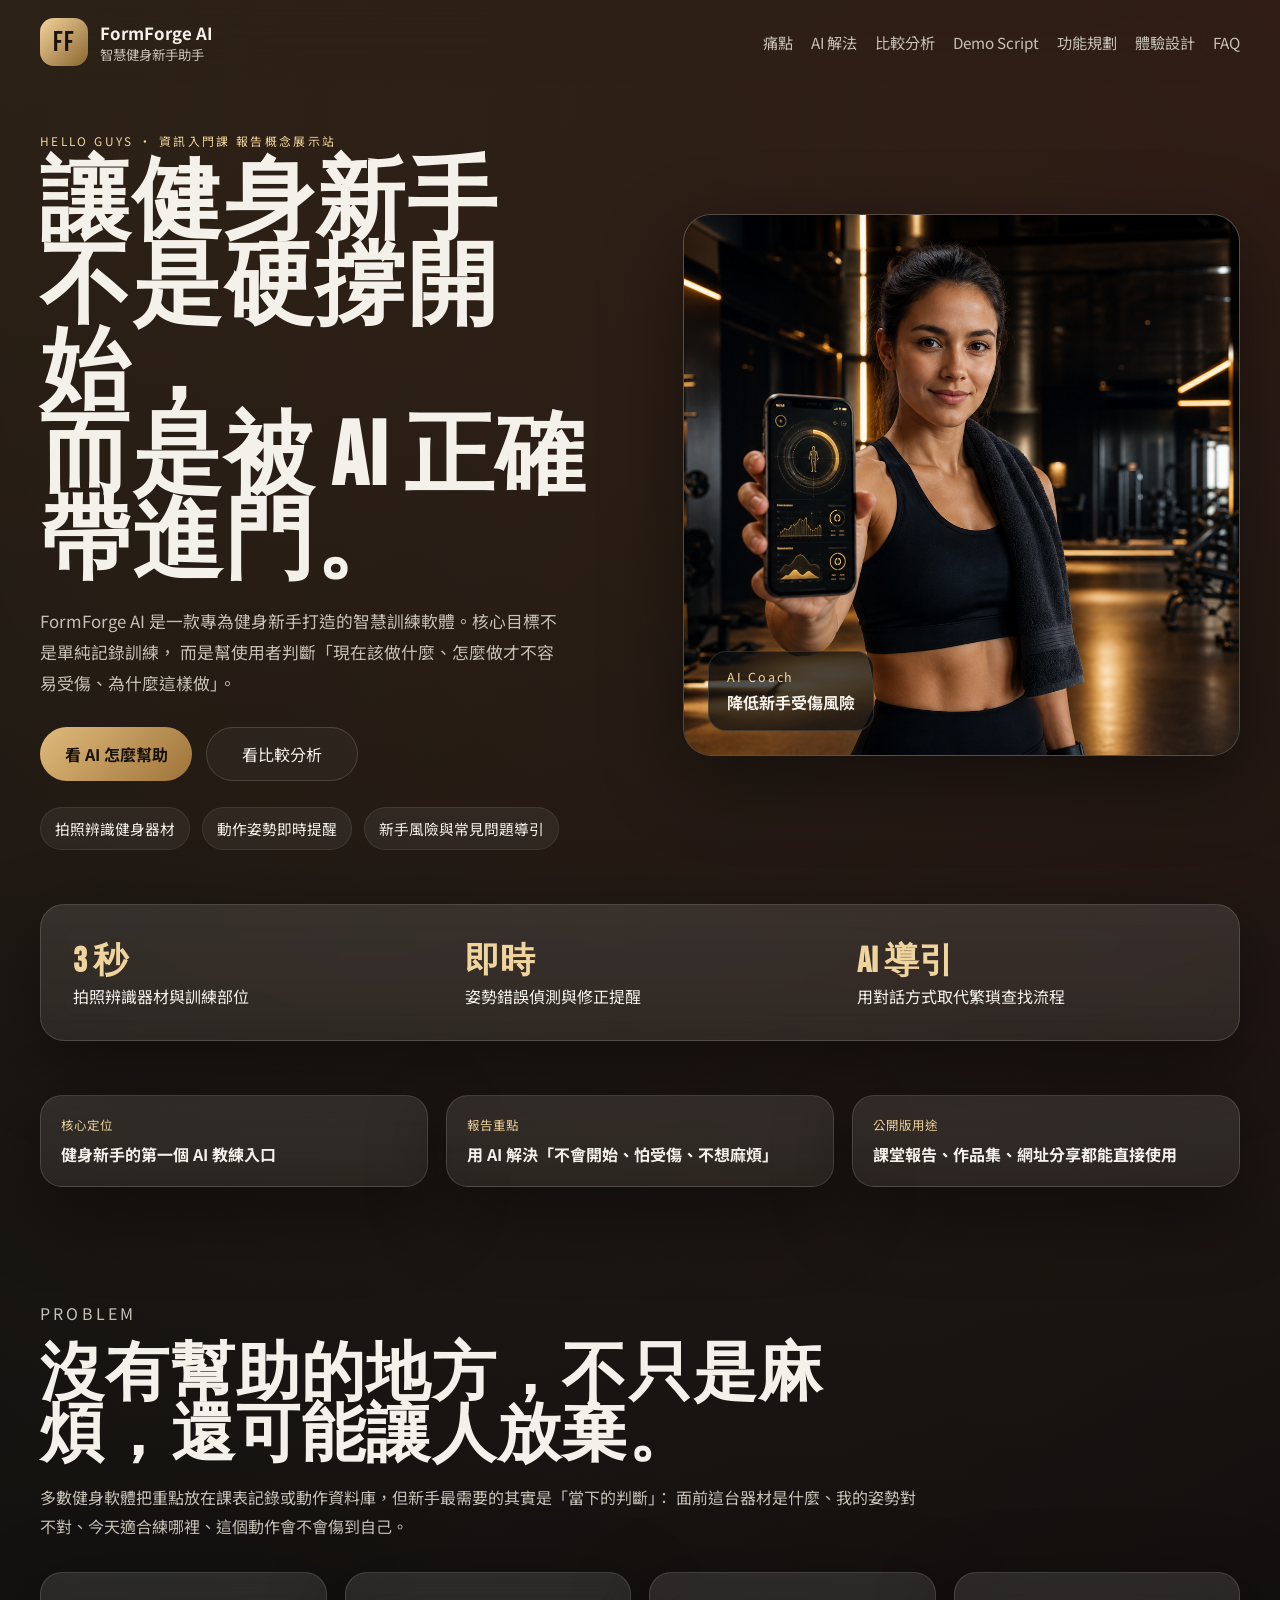
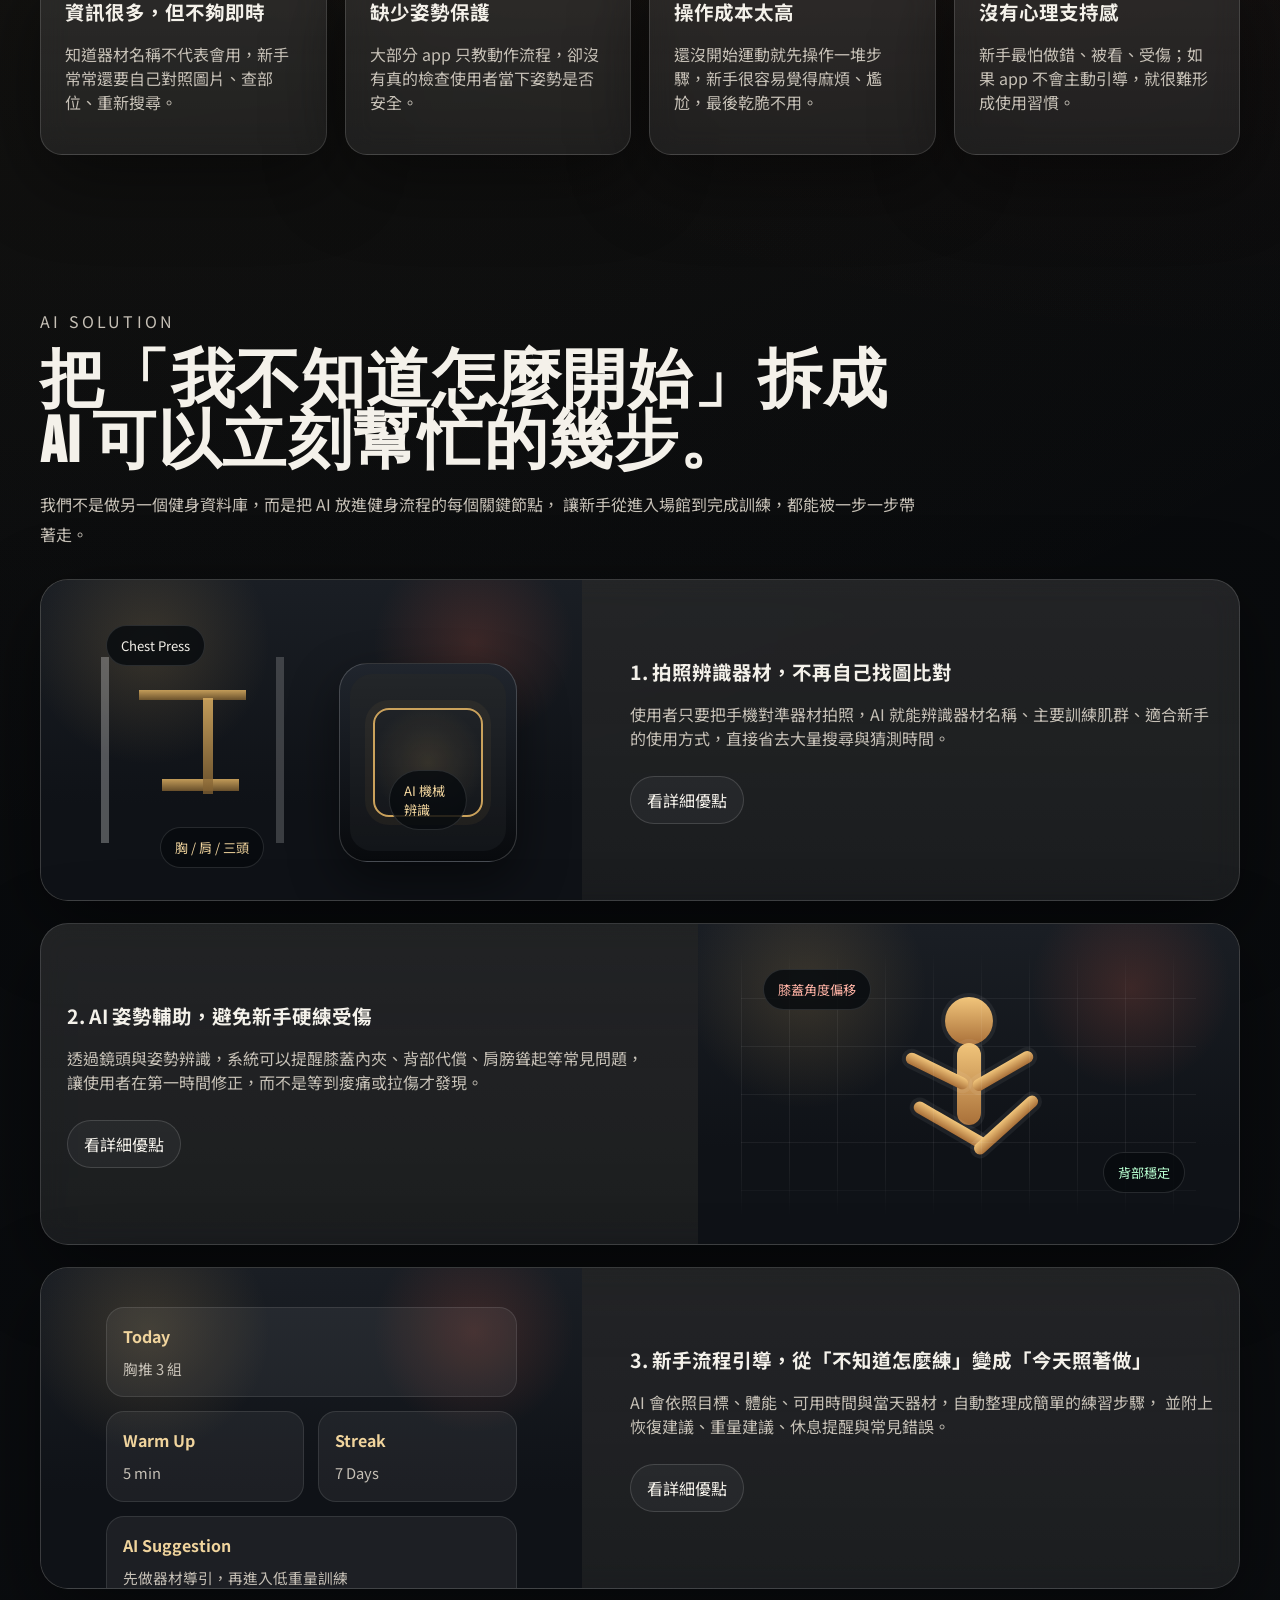
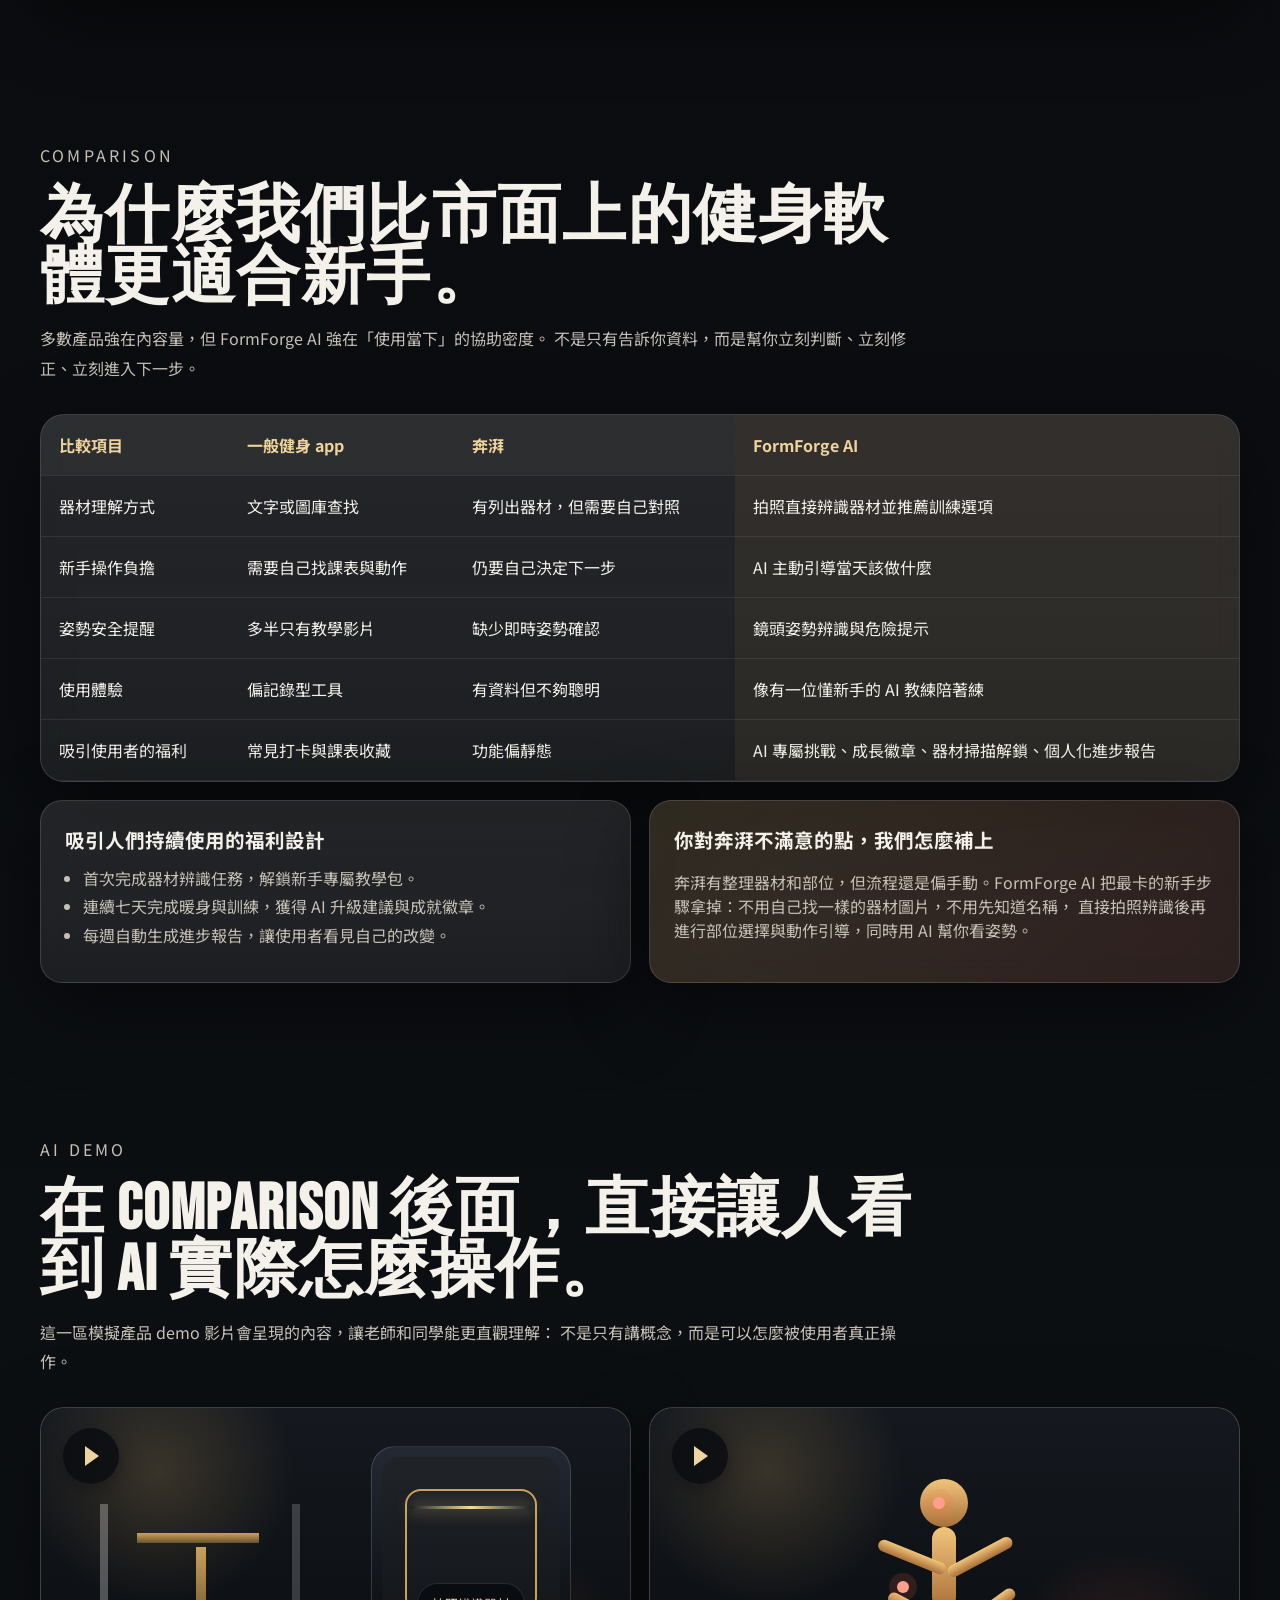
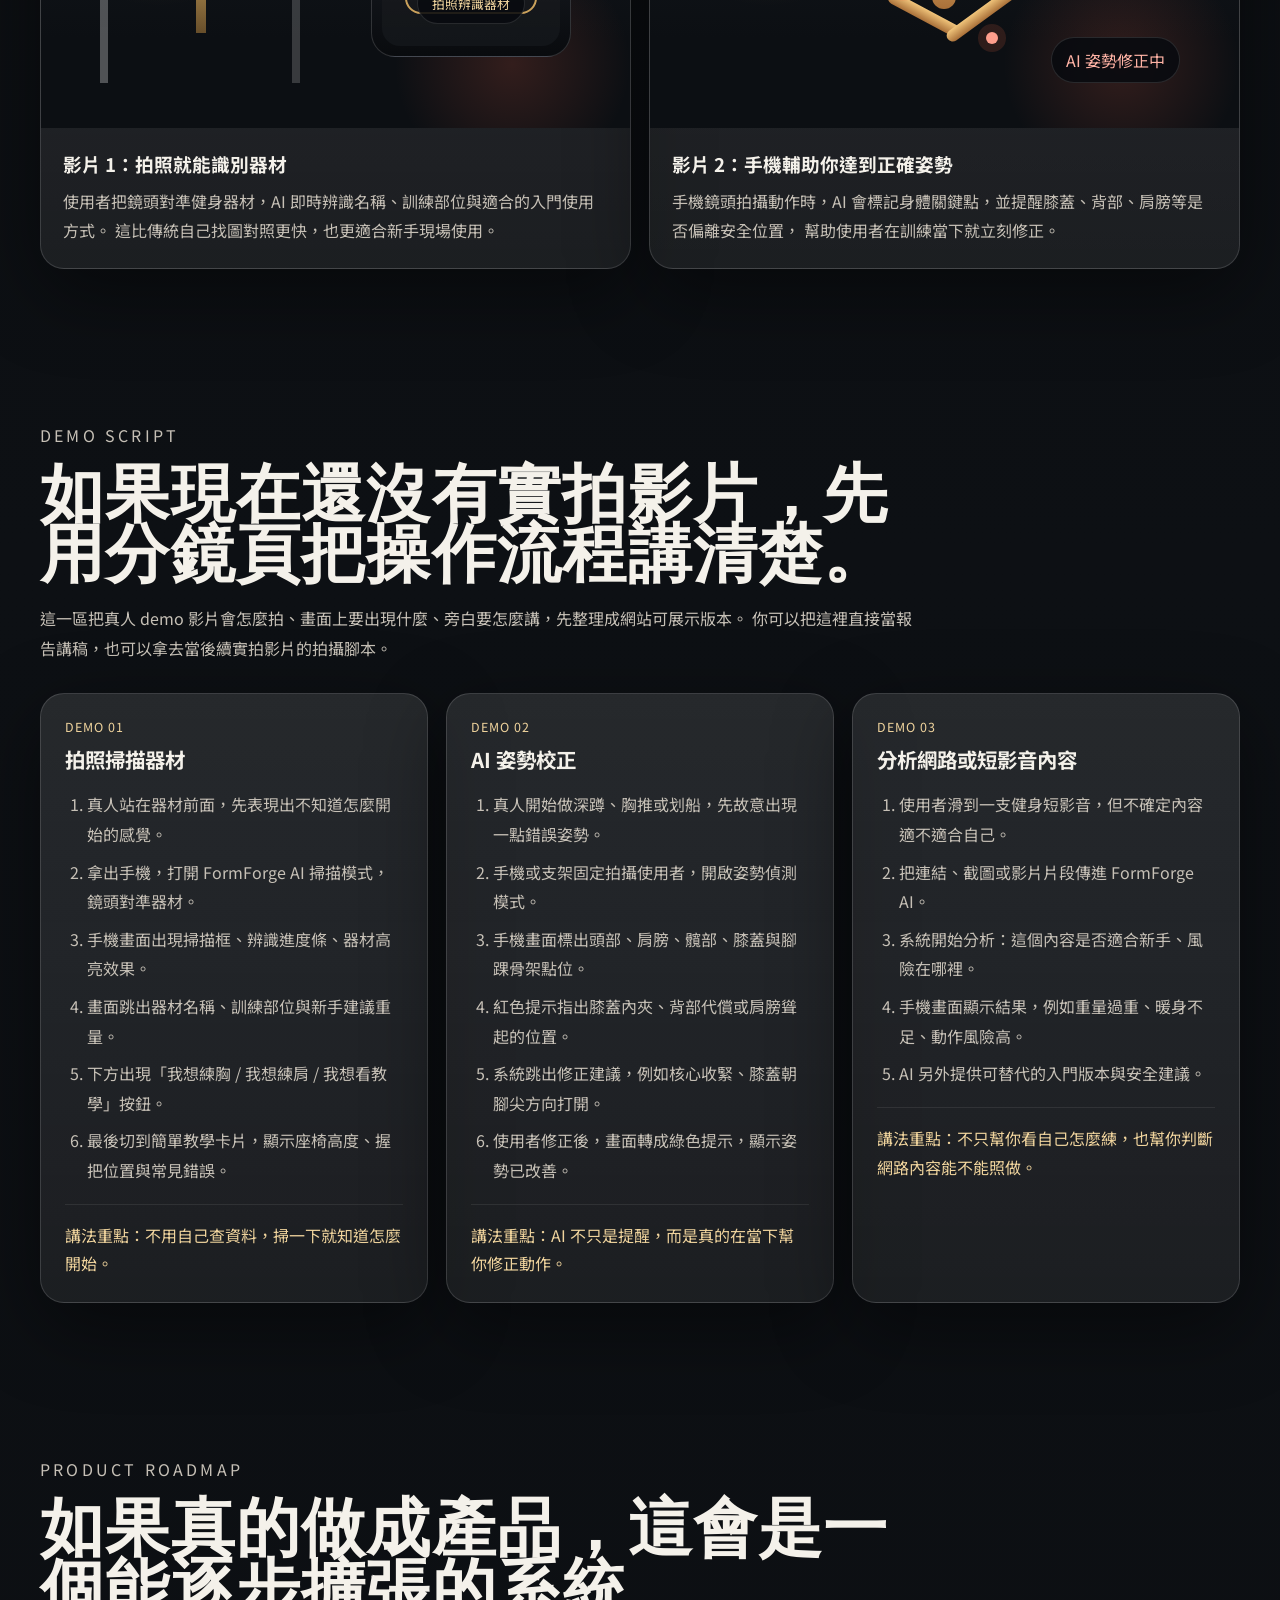
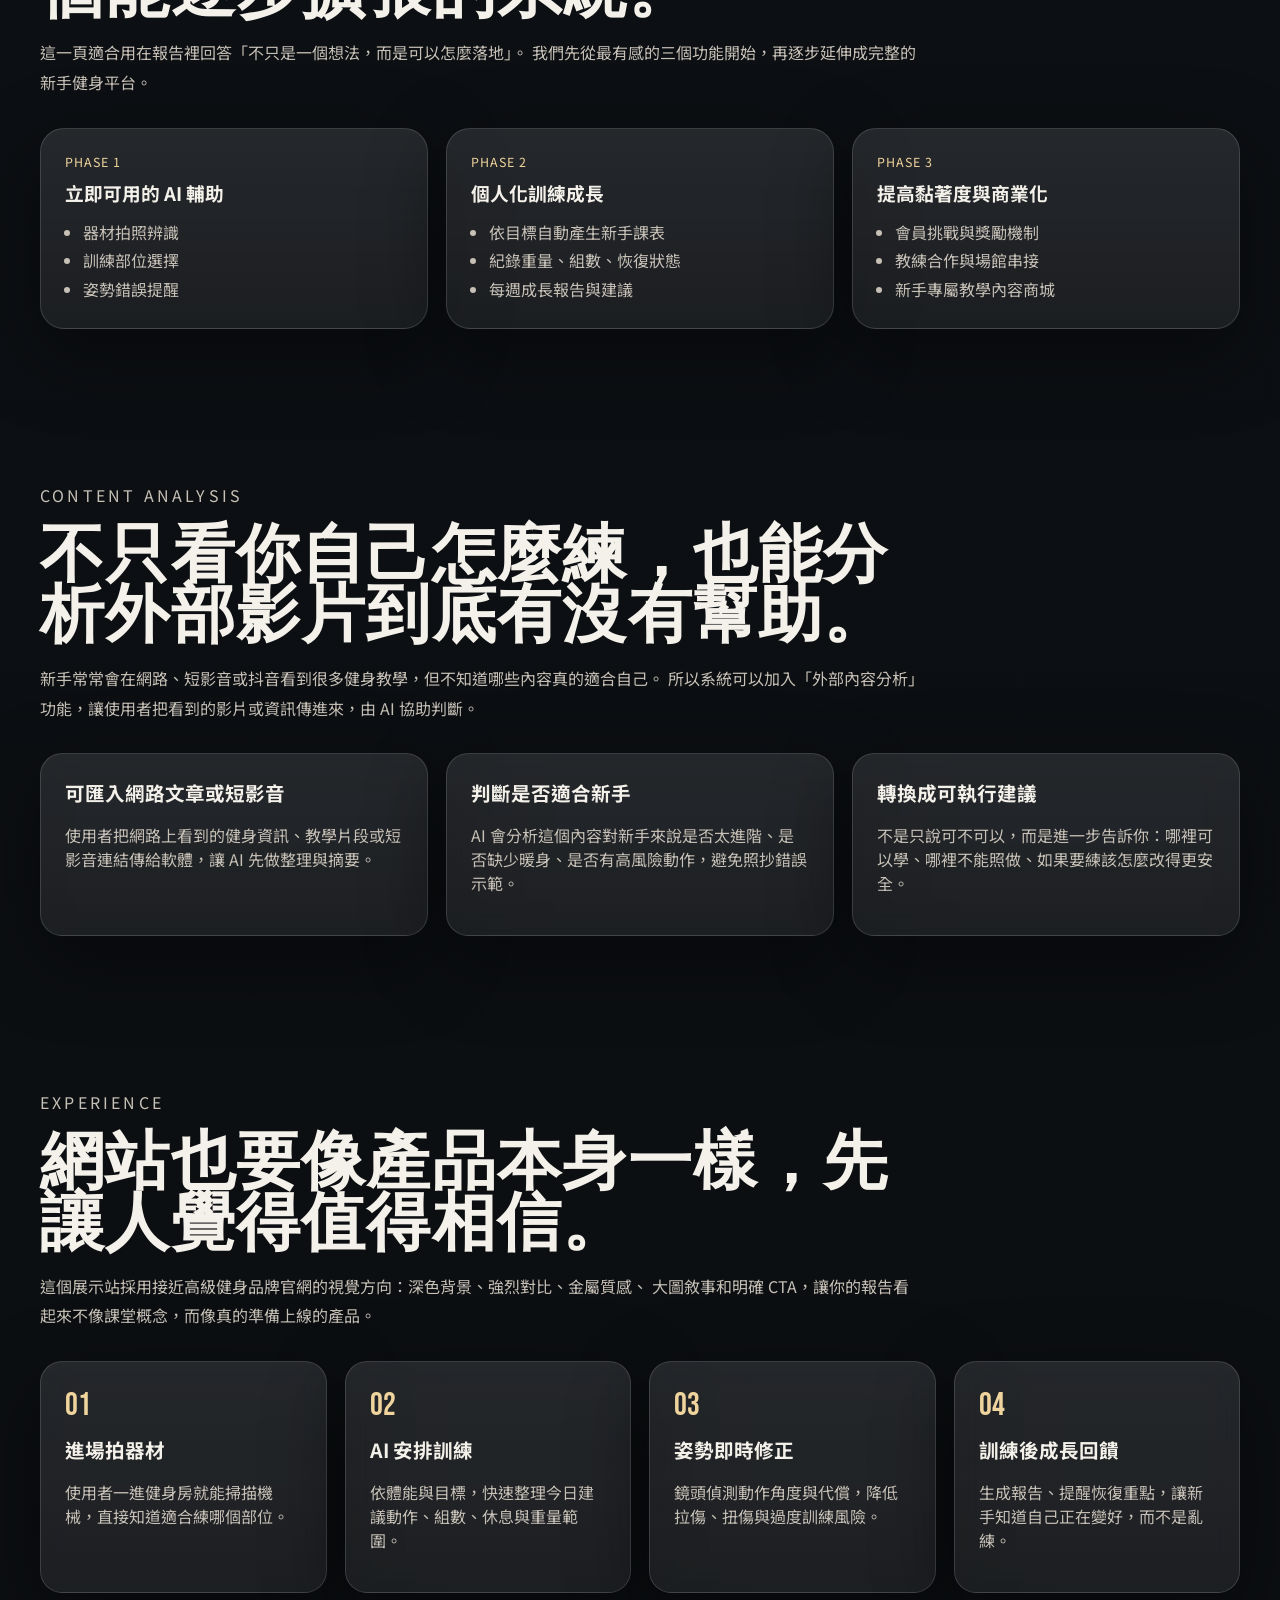
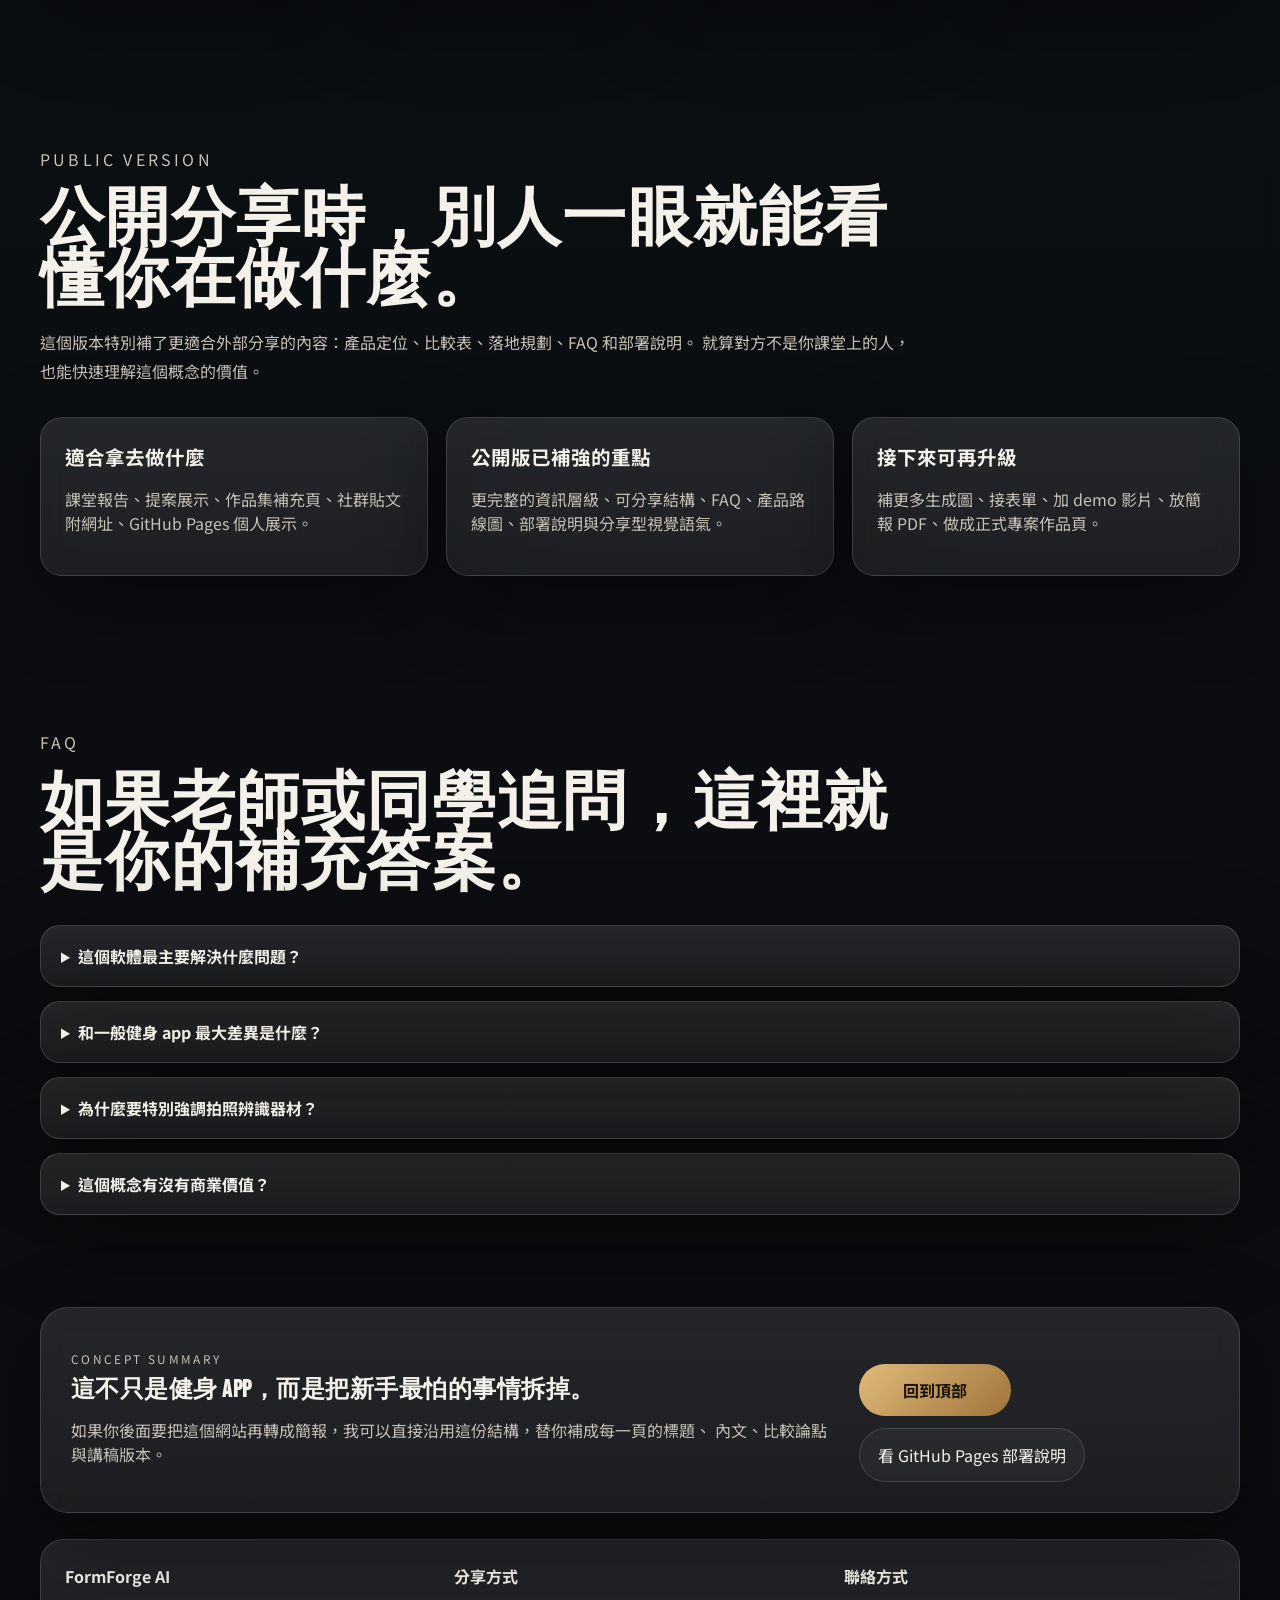
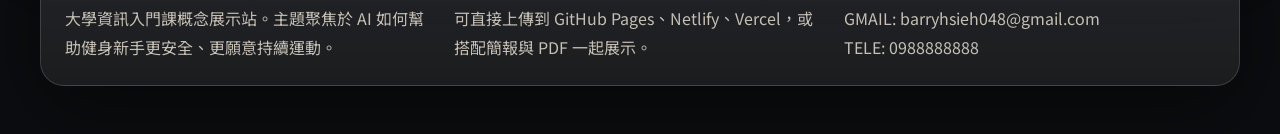
<file: index.html>
<!doctype html>
<html lang="zh-Hant">
  <head>
    <meta charset="UTF-8" />
    <meta name="viewport" content="width=device-width, initial-scale=1.0" />
    <title>FormForge AI | 健身新手也能安心開始</title>
    <meta
      name="description"
      content="FormForge AI 是一款面向健身新手的智慧訓練助手，結合器材辨識、姿勢校正、風險提醒與個人化引導，降低受傷風險並提升使用意願。"
    />
    <meta property="og:title" content="FormForge AI | 智慧健身新手助手" />
    <meta
      property="og:description"
      content="結合器材拍照辨識、姿勢校正、訓練導引與進步回饋，讓健身新手更安全、更願意持續使用。"
    />
    <meta property="og:type" content="website" />
    <meta property="og:image" content="./assets/hero-gym-ai.png" />
    <meta name="theme-color" content="#0b0d10" />
    <link rel="preconnect" href="https://fonts.googleapis.com" />
    <link rel="preconnect" href="https://fonts.gstatic.com" crossorigin />
    <link
      href="https://fonts.googleapis.com/css2?family=Bebas+Neue&family=Noto+Sans+TC:wght@400;500;700;900&display=swap"
      rel="stylesheet"
    />
    <link rel="stylesheet" href="./styles.css" />
  </head>
  <body>
    <div class="page-shell">
      <header class="site-header">
        <a class="brand" href="#top">
          <span class="brand-mark">FF</span>
          <span class="brand-text">
            <strong>FormForge AI</strong>
            <small>智慧健身新手助手</small>
          </span>
        </a>
        <nav class="nav">
          <a href="#problem">痛點</a>
          <a href="#solution">AI 解法</a>
          <a href="#compare">比較分析</a>
          <a href="#demo-script">Demo Script</a>
          <a href="#roadmap">功能規劃</a>
          <a href="#experience">體驗設計</a>
          <a href="#faq">FAQ</a>
        </nav>
      </header>

      <main id="top">
        <section class="hero">
          <div class="hero-copy">
            <p class="eyebrow">HELLO GUYS · 資訊入門課 報告概念展示站</p>
            <h1>讓健身新手<br />不是硬撐開始，<br />而是被 AI 正確帶進門。</h1>
            <p class="hero-text">
              FormForge AI
              是一款專為健身新手打造的智慧訓練軟體。核心目標不是單純記錄訓練，
              而是幫使用者判斷「現在該做什麼、怎麼做才不容易受傷、為什麼這樣做」。
            </p>
            <div class="hero-actions">
              <a class="button primary" href="#solution">看 AI 怎麼幫助</a>
              <a class="button ghost" href="#compare">看比較分析</a>
            </div>
            <ul class="hero-points">
              <li>拍照辨識健身器材</li>
              <li>動作姿勢即時提醒</li>
              <li>新手風險與常見問題導引</li>
            </ul>
          </div>
          <div class="hero-visual card-glow">
            <img src="./assets/hero-gym-ai.png" alt="高級健身房中的 AI 健身 app 視覺概念圖" />
            <div class="hero-badge">
              <span>AI Coach</span>
              <strong>降低新手受傷風險</strong>
            </div>
          </div>
        </section>

        <section class="stats-band">
          <article>
            <strong>3 秒</strong>
            <span>拍照辨識器材與訓練部位</span>
          </article>
          <article>
            <strong>即時</strong>
            <span>姿勢錯誤偵測與修正提醒</span>
          </article>
          <article>
            <strong>AI 導引</strong>
            <span>用對話方式取代繁瑣查找流程</span>
          </article>
        </section>

        <section class="pitch-strip">
          <article>
            <span>核心定位</span>
            <strong>健身新手的第一個 AI 教練入口</strong>
          </article>
          <article>
            <span>報告重點</span>
            <strong>用 AI 解決「不會開始、怕受傷、不想麻煩」</strong>
          </article>
          <article>
            <span>公開版用途</span>
            <strong>課堂報告、作品集、網址分享都能直接使用</strong>
          </article>
        </section>

        <section id="problem" class="content-section">
          <div class="section-heading">
            <p class="eyebrow">Problem</p>
            <h2>沒有幫助的地方，不只是麻煩，還可能讓人放棄。</h2>
            <p>
              多數健身軟體把重點放在課表記錄或動作資料庫，但新手最需要的其實是「當下的判斷」：
              面前這台器材是什麼、我的姿勢對不對、今天適合練哪裡、這個動作會不會傷到自己。
            </p>
          </div>
          <div class="problem-grid">
            <article class="glass-card">
              <h3>資訊很多，但不夠即時</h3>
              <p>知道器材名稱不代表會用，新手常常還要自己對照圖片、查部位、重新搜尋。</p>
            </article>
            <article class="glass-card">
              <h3>缺少姿勢保護</h3>
              <p>大部分 app 只教動作流程，卻沒有真的檢查使用者當下姿勢是否安全。</p>
            </article>
            <article class="glass-card">
              <h3>操作成本太高</h3>
              <p>還沒開始運動就先操作一堆步驟，新手很容易覺得麻煩、尷尬，最後乾脆不用。</p>
            </article>
            <article class="glass-card">
              <h3>沒有心理支持感</h3>
              <p>新手最怕做錯、被看、受傷；如果 app 不會主動引導，就很難形成使用習慣。</p>
            </article>
          </div>
        </section>

        <section id="solution" class="content-section split-layout">
          <div class="section-heading">
            <p class="eyebrow">AI Solution</p>
            <h2>把「我不知道怎麼開始」拆成 AI 可以立刻幫忙的幾步。</h2>
            <p>
              我們不是做另一個健身資料庫，而是把 AI 放進健身流程的每個關鍵節點，
              讓新手從進入場館到完成訓練，都能被一步一步帶著走。
            </p>
          </div>

          <div class="feature-stack">
            <article class="feature-card">
              <div class="feature-media">
                <div class="scene-illustration machine-scene" aria-label="使用手機拍照辨識健身器材的概念視覺">
                  <div class="machine-rig">
                    <span></span><span></span><span></span>
                  </div>
                  <div class="phone-shell">
                    <div class="phone-screen">
                      <div class="scan-box"></div>
                      <div class="scan-label">AI 機械辨識</div>
                    </div>
                  </div>
                  <div class="float-tag top">Chest Press</div>
                  <div class="float-tag bottom">胸 / 肩 / 三頭</div>
                </div>
              </div>
              <div class="feature-copy">
                <h3>1. 拍照辨識器材，不再自己找圖比對</h3>
                <p>
                  使用者只要把手機對準器材拍照，AI
                  就能辨識器材名稱、主要訓練肌群、適合新手的使用方式，直接省去大量搜尋與猜測時間。
                </p>
                <button class="detail-toggle" data-target="detail-machine">看詳細優點</button>
                <div id="detail-machine" class="detail-panel">
                  <ul>
                    <li>降低「找錯器材」或「不知道怎麼開始」的尷尬感。</li>
                    <li>辨識後可直接選擇今天要練胸、背、腿或手臂。</li>
                    <li>讓 app 從被動資料庫變成主動現場助手。</li>
                  </ul>
                </div>
              </div>
            </article>

            <article class="feature-card reverse">
              <div class="feature-media">
                <div class="scene-illustration posture-scene" aria-label="AI 即時輔助使用者校正健身姿勢的概念視覺">
                  <div class="human-figure">
                    <span class="head"></span>
                    <span class="body"></span>
                    <span class="arm left"></span>
                    <span class="arm right"></span>
                    <span class="leg left"></span>
                    <span class="leg right"></span>
                  </div>
                  <div class="alignment-grid"></div>
                  <div class="posture-chip warn">膝蓋角度偏移</div>
                  <div class="posture-chip ok">背部穩定</div>
                </div>
              </div>
              <div class="feature-copy">
                <h3>2. AI 姿勢輔助，避免新手硬練受傷</h3>
                <p>
                  透過鏡頭與姿勢辨識，系統可以提醒膝蓋內夾、背部代償、肩膀聳起等常見問題，
                  讓使用者在第一時間修正，而不是等到痠痛或拉傷才發現。
                </p>
                <button class="detail-toggle" data-target="detail-posture">看詳細優點</button>
                <div id="detail-posture" class="detail-panel">
                  <ul>
                    <li>適合深蹲、硬舉、划船、胸推等高風險新手動作。</li>
                    <li>用紅黃綠提示降低理解門檻，讓提醒更直觀。</li>
                    <li>把 AI 角色從搜尋工具升級成安全守門員。</li>
                  </ul>
                </div>
              </div>
            </article>

            <article class="feature-card">
              <div class="feature-media">
                <div class="scene-illustration plan-scene" aria-label="AI 健身 app 提供新手訓練流程與激勵介面的概念視覺">
                  <div class="dashboard">
                    <div class="metric large">
                      <strong>Today</strong>
                      <span>胸推 3 組</span>
                    </div>
                    <div class="metric"><strong>Warm Up</strong><span>5 min</span></div>
                    <div class="metric"><strong>Streak</strong><span>7 Days</span></div>
                    <div class="metric full"><strong>AI Suggestion</strong><span>先做器材導引，再進入低重量訓練</span></div>
                  </div>
                </div>
              </div>
              <div class="feature-copy">
                <h3>3. 新手流程引導，從「不知道怎麼練」變成「今天照著做」</h3>
                <p>
                  AI 會依照目標、體能、可用時間與當天器材，自動整理成簡單的練習步驟，
                  並附上恢復建議、重量建議、休息提醒與常見錯誤。
                </p>
                <button class="detail-toggle" data-target="detail-plan">看詳細優點</button>
                <div id="detail-plan" class="detail-panel">
                  <ul>
                    <li>降低新手「課表焦慮」與「我是不是練太多」的不安。</li>
                    <li>把抽象目標轉成今天可執行的任務。</li>
                    <li>搭配勳章、連續達成與回饋機制增加黏著度。</li>
                  </ul>
                </div>
              </div>
            </article>
          </div>
        </section>

        <section id="compare" class="content-section">
          <div class="section-heading">
            <p class="eyebrow">Comparison</p>
            <h2>為什麼我們比市面上的健身軟體更適合新手。</h2>
            <p>
              多數產品強在內容量，但 FormForge AI 強在「使用當下」的協助密度。
              不是只有告訴你資料，而是幫你立刻判斷、立刻修正、立刻進入下一步。
            </p>
          </div>

          <div class="table-wrap">
            <table>
              <thead>
                <tr>
                  <th>比較項目</th>
                  <th>一般健身 app</th>
                  <th>奔湃</th>
                  <th>FormForge AI</th>
                </tr>
              </thead>
              <tbody>
                <tr>
                  <td>器材理解方式</td>
                  <td>文字或圖庫查找</td>
                  <td>有列出器材，但需要自己對照</td>
                  <td>拍照直接辨識器材並推薦訓練選項</td>
                </tr>
                <tr>
                  <td>新手操作負擔</td>
                  <td>需要自己找課表與動作</td>
                  <td>仍要自己決定下一步</td>
                  <td>AI 主動引導當天該做什麼</td>
                </tr>
                <tr>
                  <td>姿勢安全提醒</td>
                  <td>多半只有教學影片</td>
                  <td>缺少即時姿勢確認</td>
                  <td>鏡頭姿勢辨識與危險提示</td>
                </tr>
                <tr>
                  <td>使用體驗</td>
                  <td>偏記錄型工具</td>
                  <td>有資料但不夠聰明</td>
                  <td>像有一位懂新手的 AI 教練陪著練</td>
                </tr>
                <tr>
                  <td>吸引使用者的福利</td>
                  <td>常見打卡與課表收藏</td>
                  <td>功能偏靜態</td>
                  <td>AI 專屬挑戰、成長徽章、器材掃描解鎖、個人化進步報告</td>
                </tr>
              </tbody>
            </table>
          </div>

          <div class="benefit-row">
            <article class="benefit-card">
              <h3>吸引人們持續使用的福利設計</h3>
              <ul>
                <li>首次完成器材辨識任務，解鎖新手專屬教學包。</li>
                <li>連續七天完成暖身與訓練，獲得 AI 升級建議與成就徽章。</li>
                <li>每週自動生成進步報告，讓使用者看見自己的改變。</li>
              </ul>
            </article>
            <article class="benefit-card accent">
              <h3>你對奔湃不滿意的點，我們怎麼補上</h3>
              <p>
                奔湃有整理器材和部位，但流程還是偏手動。FormForge AI
                把最卡的新手步驟拿掉：不用自己找一樣的器材圖片，不用先知道名稱，
                直接拍照辨識後再進行部位選擇與動作引導，同時用 AI 幫你看姿勢。
              </p>
            </article>
          </div>
        </section>

        <section id="demo-video" class="content-section">
          <div class="section-heading">
            <p class="eyebrow">AI Demo</p>
            <h2>在 Comparison 後面，直接讓人看到 AI 實際怎麼操作。</h2>
            <p>
              這一區模擬產品 demo 影片會呈現的內容，讓老師和同學能更直觀理解：
              不是只有講概念，而是可以怎麼被使用者真正操作。
            </p>
          </div>
          <div class="video-grid">
            <article class="video-card">
              <div class="video-stage machine-video">
                <div class="video-phone">
                  <div class="video-screen">
                    <div class="scan-frame"></div>
                    <div class="scan-line"></div>
                    <span class="video-chip">拍照辨識器材</span>
                  </div>
                </div>
                <div class="video-machine"></div>
                <button class="play-dot" type="button" aria-label="播放器材辨識展示"></button>
              </div>
              <div class="video-copy">
                <h3>影片 1：拍照就能識別器材</h3>
                <p>
                  使用者把鏡頭對準健身器材，AI 即時辨識名稱、訓練部位與適合的入門使用方式。
                  這比傳統自己找圖對照更快，也更適合新手現場使用。
                </p>
              </div>
            </article>
            <article class="video-card">
              <div class="video-stage posture-video">
                <div class="pose-avatar">
                  <span class="pose-head"></span>
                  <span class="pose-body"></span>
                  <span class="pose-arm left"></span>
                  <span class="pose-arm right"></span>
                  <span class="pose-leg left"></span>
                  <span class="pose-leg right"></span>
                </div>
                <div class="pose-marker m1"></div>
                <div class="pose-marker m2"></div>
                <div class="pose-marker m3"></div>
                <div class="pose-warning">AI 姿勢修正中</div>
                <button class="play-dot" type="button" aria-label="播放姿勢輔助展示"></button>
              </div>
              <div class="video-copy">
                <h3>影片 2：手機輔助你達到正確姿勢</h3>
                <p>
                  手機鏡頭拍攝動作時，AI 會標記身體關鍵點，並提醒膝蓋、背部、肩膀等是否偏離安全位置，
                  幫助使用者在訓練當下就立刻修正。
                </p>
              </div>
            </article>
          </div>
        </section>

        <section id="demo-script" class="content-section">
          <div class="section-heading">
            <p class="eyebrow">Demo Script</p>
            <h2>如果現在還沒有實拍影片，先用分鏡頁把操作流程講清楚。</h2>
            <p>
              這一區把真人 demo 影片會怎麼拍、畫面上要出現什麼、旁白要怎麼講，先整理成網站可展示版本。
              你可以把這裡直接當報告講稿，也可以拿去當後續實拍影片的拍攝腳本。
            </p>
          </div>
          <div class="script-grid">
            <article class="script-card">
              <div class="script-head">
                <span>Demo 01</span>
                <h3>拍照掃描器材</h3>
              </div>
              <ol class="script-steps">
                <li>真人站在器材前面，先表現出不知道怎麼開始的感覺。</li>
                <li>拿出手機，打開 FormForge AI 掃描模式，鏡頭對準器材。</li>
                <li>手機畫面出現掃描框、辨識進度條、器材高亮效果。</li>
                <li>畫面跳出器材名稱、訓練部位與新手建議重量。</li>
                <li>下方出現「我想練胸 / 我想練肩 / 我想看教學」按鈕。</li>
                <li>最後切到簡單教學卡片，顯示座椅高度、握把位置與常見錯誤。</li>
              </ol>
              <p class="script-note">講法重點：不用自己查資料，掃一下就知道怎麼開始。</p>
            </article>

            <article class="script-card">
              <div class="script-head">
                <span>Demo 02</span>
                <h3>AI 姿勢校正</h3>
              </div>
              <ol class="script-steps">
                <li>真人開始做深蹲、胸推或划船，先故意出現一點錯誤姿勢。</li>
                <li>手機或支架固定拍攝使用者，開啟姿勢偵測模式。</li>
                <li>手機畫面標出頭部、肩膀、髖部、膝蓋與腳踝骨架點位。</li>
                <li>紅色提示指出膝蓋內夾、背部代償或肩膀聳起的位置。</li>
                <li>系統跳出修正建議，例如核心收緊、膝蓋朝腳尖方向打開。</li>
                <li>使用者修正後，畫面轉成綠色提示，顯示姿勢已改善。</li>
              </ol>
              <p class="script-note">講法重點：AI 不只是提醒，而是真的在當下幫你修正動作。</p>
            </article>

            <article class="script-card">
              <div class="script-head">
                <span>Demo 03</span>
                <h3>分析網路或短影音內容</h3>
              </div>
              <ol class="script-steps">
                <li>使用者滑到一支健身短影音，但不確定內容適不適合自己。</li>
                <li>把連結、截圖或影片片段傳進 FormForge AI。</li>
                <li>系統開始分析：這個內容是否適合新手、風險在哪裡。</li>
                <li>手機畫面顯示結果，例如重量過重、暖身不足、動作風險高。</li>
                <li>AI 另外提供可替代的入門版本與安全建議。</li>
              </ol>
              <p class="script-note">講法重點：不只幫你看自己怎麼練，也幫你判斷網路內容能不能照做。</p>
            </article>
          </div>
        </section>

        <section id="roadmap" class="content-section">
          <div class="section-heading">
            <p class="eyebrow">Product Roadmap</p>
            <h2>如果真的做成產品，這會是一個能逐步擴張的系統。</h2>
            <p>
              這一頁適合用在報告裡回答「不只是一個想法，而是可以怎麼落地」。
              我們先從最有感的三個功能開始，再逐步延伸成完整的新手健身平台。
            </p>
          </div>
          <div class="roadmap-grid">
            <article class="roadmap-card">
              <span>Phase 1</span>
              <h3>立即可用的 AI 輔助</h3>
              <ul>
                <li>器材拍照辨識</li>
                <li>訓練部位選擇</li>
                <li>姿勢錯誤提醒</li>
              </ul>
            </article>
            <article class="roadmap-card">
              <span>Phase 2</span>
              <h3>個人化訓練成長</h3>
              <ul>
                <li>依目標自動產生新手課表</li>
                <li>紀錄重量、組數、恢復狀態</li>
                <li>每週成長報告與建議</li>
              </ul>
            </article>
            <article class="roadmap-card">
              <span>Phase 3</span>
              <h3>提高黏著度與商業化</h3>
              <ul>
                <li>會員挑戰與獎勵機制</li>
                <li>教練合作與場館串接</li>
                <li>新手專屬教學內容商城</li>
              </ul>
            </article>
          </div>
        </section>

        <section class="content-section">
          <div class="section-heading">
            <p class="eyebrow">Content Analysis</p>
            <h2>不只看你自己怎麼練，也能分析外部影片到底有沒有幫助。</h2>
            <p>
              新手常常會在網路、短影音或抖音看到很多健身教學，但不知道哪些內容真的適合自己。
              所以系統可以加入「外部內容分析」功能，讓使用者把看到的影片或資訊傳進來，由 AI 協助判斷。
            </p>
          </div>
          <div class="analysis-grid">
            <article class="glass-card">
              <h3>可匯入網路文章或短影音</h3>
              <p>使用者把網路上看到的健身資訊、教學片段或短影音連結傳給軟體，讓 AI 先做整理與摘要。</p>
            </article>
            <article class="glass-card">
              <h3>判斷是否適合新手</h3>
              <p>AI 會分析這個內容對新手來說是否太進階、是否缺少暖身、是否有高風險動作，避免照抄錯誤示範。</p>
            </article>
            <article class="glass-card">
              <h3>轉換成可執行建議</h3>
              <p>不是只說可不可以，而是進一步告訴你：哪裡可以學、哪裡不能照做、如果要練該怎麼改得更安全。</p>
            </article>
          </div>
        </section>

        <section id="experience" class="content-section">
          <div class="section-heading">
            <p class="eyebrow">Experience</p>
            <h2>網站也要像產品本身一樣，先讓人覺得值得相信。</h2>
            <p>
              這個展示站採用接近高級健身品牌官網的視覺方向：深色背景、強烈對比、金屬質感、
              大圖敘事和明確 CTA，讓你的報告看起來不像課堂概念，而像真的準備上線的產品。
            </p>
          </div>

          <div class="journey-grid">
            <article class="journey-card">
              <span>01</span>
              <h3>進場拍器材</h3>
              <p>使用者一進健身房就能掃描機械，直接知道適合練哪個部位。</p>
            </article>
            <article class="journey-card">
              <span>02</span>
              <h3>AI 安排訓練</h3>
              <p>依體能與目標，快速整理今日建議動作、組數、休息與重量範圍。</p>
            </article>
            <article class="journey-card">
              <span>03</span>
              <h3>姿勢即時修正</h3>
              <p>鏡頭偵測動作角度與代償，降低拉傷、扭傷與過度訓練風險。</p>
            </article>
            <article class="journey-card">
              <span>04</span>
              <h3>訓練後成長回饋</h3>
              <p>生成報告、提醒恢復重點，讓新手知道自己正在變好，而不是亂練。</p>
            </article>
          </div>
        </section>

        <section class="content-section">
          <div class="section-heading">
            <p class="eyebrow">Public Version</p>
            <h2>公開分享時，別人一眼就能看懂你在做什麼。</h2>
            <p>
              這個版本特別補了更適合外部分享的內容：產品定位、比較表、落地規劃、FAQ 和部署說明。
              就算對方不是你課堂上的人，也能快速理解這個概念的價值。
            </p>
          </div>
          <div class="public-grid">
            <article class="glass-card">
              <h3>適合拿去做什麼</h3>
              <p>課堂報告、提案展示、作品集補充頁、社群貼文附網址、GitHub Pages 個人展示。</p>
            </article>
            <article class="glass-card">
              <h3>公開版已補強的重點</h3>
              <p>更完整的資訊層級、可分享結構、FAQ、產品路線圖、部署說明與分享型視覺語氣。</p>
            </article>
            <article class="glass-card">
              <h3>接下來可再升級</h3>
              <p>補更多生成圖、接表單、加 demo 影片、放簡報 PDF、做成正式專案作品頁。</p>
            </article>
          </div>
        </section>

        <section id="faq" class="content-section">
          <div class="section-heading">
            <p class="eyebrow">FAQ</p>
            <h2>如果老師或同學追問，這裡就是你的補充答案。</h2>
          </div>
          <div class="faq-list">
            <details class="faq-item">
              <summary>這個軟體最主要解決什麼問題？</summary>
              <p>解決健身新手「不知道怎麼開始、怕做錯、怕受傷、嫌麻煩」的進場門檻。</p>
            </details>
            <details class="faq-item">
              <summary>和一般健身 app 最大差異是什麼？</summary>
              <p>不是只有提供資料，而是用 AI 直接參與現場判斷，像器材辨識、姿勢提醒、當日引導。</p>
            </details>
            <details class="faq-item">
              <summary>為什麼要特別強調拍照辨識器材？</summary>
              <p>因為新手往往不知道器材名字，也不想花時間自己比對圖片。拍照辨識能大幅降低使用門檻。</p>
            </details>
            <details class="faq-item">
              <summary>這個概念有沒有商業價值？</summary>
              <p>有。可結合會員制、教練合作、健身房場館、挑戰活動與高階個人化 AI 功能做營運。</p>
            </details>
          </div>
        </section>

        <section class="closing-banner">
          <div>
            <p class="eyebrow">Concept Summary</p>
            <h2>這不只是健身 app，而是把新手最怕的事情拆掉。</h2>
            <p>
              如果你後面要把這個網站再轉成簡報，我可以直接沿用這份結構，替你補成每一頁的標題、
              內文、比較論點與講稿版本。
            </p>
          </div>
          <div class="closing-actions">
            <a class="button primary" href="#top">回到頂部</a>
            <a class="button ghost" href="./README.md">看 GitHub Pages 部署說明</a>
          </div>
        </section>
      </main>

      <footer class="site-footer">
        <div>
          <strong>FormForge AI</strong>
          <p>大學資訊入門課概念展示站。主題聚焦於 AI 如何幫助健身新手更安全、更願意持續運動。</p>
        </div>
        <div>
          <strong>分享方式</strong>
          <p>可直接上傳到 GitHub Pages、Netlify、Vercel，或搭配簡報與 PDF 一起展示。</p>
        </div>
        <div>
          <strong>聯絡方式</strong>
          <p>GMAIL: barryhsieh048@gmail.com<br />TELE: 0988888888</p>
        </div>
      </footer>
    </div>

    <script src="./script.js"></script>
  </body>
</html>
</file>
<file: styles.css>
:root {
  --bg: #0b0d10;
  --bg-soft: #11151a;
  --panel: rgba(255, 255, 255, 0.06);
  --panel-strong: rgba(255, 255, 255, 0.1);
  --line: rgba(255, 255, 255, 0.14);
  --text: #f4f1ea;
  --muted: #c6c0b6;
  --gold: #d4a95f;
  --gold-soft: #f0d49d;
  --red: #ff694c;
  --shadow: 0 24px 80px rgba(0, 0, 0, 0.45);
}

* {
  box-sizing: border-box;
}

html {
  scroll-behavior: smooth;
}

body {
  margin: 0;
  font-family: "Noto Sans TC", sans-serif;
  color: var(--text);
  background:
    radial-gradient(circle at top left, rgba(212, 169, 95, 0.14), transparent 25%),
    radial-gradient(circle at top right, rgba(255, 105, 76, 0.12), transparent 20%),
    linear-gradient(180deg, #060708, #0d1014 55%, #0b0d10);
}

img {
  display: block;
  max-width: 100%;
}

a {
  color: inherit;
  text-decoration: none;
}

.page-shell {
  width: min(1200px, calc(100% - 32px));
  margin: 0 auto;
  padding-bottom: 48px;
}

.site-header {
  position: sticky;
  top: 0;
  z-index: 20;
  display: flex;
  align-items: center;
  justify-content: space-between;
  gap: 20px;
  padding: 18px 0;
  backdrop-filter: blur(18px);
}

.brand {
  display: inline-flex;
  align-items: center;
  gap: 12px;
}

.brand-mark {
  width: 48px;
  height: 48px;
  display: grid;
  place-items: center;
  border-radius: 14px;
  background: linear-gradient(135deg, #f4d39d, #8a6630);
  color: #19130b;
  font-family: "Bebas Neue", sans-serif;
  font-size: 28px;
  letter-spacing: 1px;
}

.brand-text {
  display: flex;
  flex-direction: column;
}

.brand-text strong {
  font-size: 1.05rem;
}

.brand-text small,
.nav a,
.hero-text,
.section-heading p,
.glass-card p,
.feature-copy p,
.benefit-card p,
.journey-card p,
.closing-banner p {
  color: var(--muted);
}

.nav {
  display: flex;
  gap: 18px;
  font-size: 0.95rem;
}

.nav a:hover,
.nav a:focus-visible {
  color: var(--gold-soft);
}

.hero {
  display: grid;
  grid-template-columns: 1.05fr 0.95fr;
  gap: 28px;
  align-items: center;
  min-height: 86vh;
  padding: 36px 0 48px;
}

.eyebrow {
  text-transform: uppercase;
  letter-spacing: 0.2em;
  font-size: 0.74rem;
  color: var(--gold-soft);
}

.hero h1,
.section-heading h2,
.closing-banner h2 {
  font-family: "Bebas Neue", sans-serif;
  line-height: 0.95;
  letter-spacing: 0.02em;
  margin: 0;
}

.hero h1 {
  font-size: clamp(3.8rem, 7vw, 7.2rem);
  margin: 8px 0 20px;
}

.hero-text {
  font-size: 1.05rem;
  line-height: 1.85;
  max-width: 58ch;
}

.hero-actions {
  display: flex;
  flex-wrap: wrap;
  gap: 14px;
  margin: 28px 0 26px;
}

.button {
  display: inline-flex;
  align-items: center;
  justify-content: center;
  min-width: 152px;
  padding: 14px 18px;
  border-radius: 999px;
  border: 1px solid var(--line);
  transition: transform 0.2s ease, border-color 0.2s ease, background 0.2s ease;
}

.button:hover,
.button:focus-visible,
.detail-toggle:hover,
.detail-toggle:focus-visible {
  transform: translateY(-2px);
}

.button.primary {
  background: linear-gradient(135deg, #e0bb7b, #9f7339);
  color: #16110a;
  font-weight: 700;
  border: none;
}

.button.ghost,
.detail-toggle {
  background: rgba(255, 255, 255, 0.04);
  color: var(--text);
}

.hero-points {
  display: flex;
  flex-wrap: wrap;
  gap: 12px;
  list-style: none;
  padding: 0;
  margin: 0;
}

.hero-points li {
  padding: 10px 14px;
  border-radius: 999px;
  background: rgba(255, 255, 255, 0.06);
  border: 1px solid rgba(255, 255, 255, 0.08);
  font-size: 0.92rem;
}

.hero-visual,
.glass-card,
.feature-card,
.benefit-card,
.journey-card,
.closing-banner,
.stats-band,
.table-wrap {
  box-shadow: var(--shadow);
}

.card-glow,
.glass-card,
.feature-card,
.benefit-card,
.journey-card,
.closing-banner,
.table-wrap,
.stats-band {
  border: 1px solid var(--line);
  background:
    linear-gradient(180deg, rgba(255, 255, 255, 0.08), rgba(255, 255, 255, 0.04)),
    rgba(255, 255, 255, 0.03);
  backdrop-filter: blur(14px);
}

.hero-visual {
  position: relative;
  overflow: hidden;
  border-radius: 28px;
}

.hero-visual img {
  width: 100%;
  min-height: 540px;
  object-fit: cover;
}

.hero-badge {
  position: absolute;
  left: 24px;
  bottom: 24px;
  padding: 16px 18px;
  border-radius: 18px;
  background: rgba(11, 13, 16, 0.72);
  border: 1px solid rgba(255, 255, 255, 0.12);
}

.hero-badge span {
  display: block;
  font-size: 0.78rem;
  color: var(--gold-soft);
  letter-spacing: 0.15em;
  margin-bottom: 4px;
}

.stats-band {
  display: grid;
  grid-template-columns: repeat(3, 1fr);
  gap: 18px;
  margin: 6px 0 54px;
  border-radius: 24px;
  padding: 20px;
}

.pitch-strip {
  display: grid;
  grid-template-columns: repeat(3, 1fr);
  gap: 18px;
  margin: 0 0 28px;
}

.pitch-strip article,
.roadmap-card,
.faq-item,
.site-footer {
  border: 1px solid var(--line);
  background:
    linear-gradient(180deg, rgba(255, 255, 255, 0.08), rgba(255, 255, 255, 0.03)),
    rgba(255, 255, 255, 0.03);
  box-shadow: var(--shadow);
}

.pitch-strip article {
  border-radius: 22px;
  padding: 20px;
}

.pitch-strip span,
.roadmap-card span {
  display: block;
  color: var(--gold-soft);
  margin-bottom: 8px;
  letter-spacing: 0.08em;
  text-transform: uppercase;
  font-size: 0.78rem;
}

.pitch-strip strong {
  line-height: 1.5;
}

.stats-band article {
  padding: 12px;
}

.stats-band strong {
  display: block;
  font-family: "Bebas Neue", sans-serif;
  font-size: 2.2rem;
  color: var(--gold-soft);
}

.content-section {
  padding: 68px 0;
}

.section-heading {
  max-width: 880px;
  margin-bottom: 30px;
}

.section-heading h2 {
  font-size: clamp(2.5rem, 5vw, 4.4rem);
  margin-bottom: 12px;
}

.section-heading p {
  line-height: 1.85;
  font-size: 1rem;
}

.problem-grid,
.journey-grid,
.benefit-row,
.roadmap-grid,
.public-grid,
.video-grid,
.analysis-grid,
.script-grid {
  display: grid;
  gap: 18px;
}

.problem-grid {
  grid-template-columns: repeat(4, 1fr);
}

.glass-card,
.journey-card,
.benefit-card {
  border-radius: 22px;
  padding: 24px;
}

.glass-card h3,
.benefit-card h3,
.journey-card h3,
.feature-copy h3 {
  margin: 0 0 10px;
  font-size: 1.22rem;
}

.feature-stack {
  display: grid;
  gap: 22px;
}

.feature-card {
  display: grid;
  grid-template-columns: 0.92fr 1.08fr;
  gap: 22px;
  border-radius: 28px;
  overflow: hidden;
}

.feature-card.reverse {
  grid-template-columns: 1.08fr 0.92fr;
}

.feature-card.reverse .feature-media {
  order: 2;
}

.feature-card.reverse .feature-copy {
  order: 1;
}

.feature-media img {
  width: 100%;
  height: 100%;
  min-height: 320px;
  object-fit: cover;
}

.scene-illustration {
  position: relative;
  min-height: 320px;
  height: 100%;
  overflow: hidden;
  background:
    radial-gradient(circle at 20% 20%, rgba(212, 169, 95, 0.18), transparent 24%),
    radial-gradient(circle at 80% 20%, rgba(255, 105, 76, 0.16), transparent 20%),
    linear-gradient(180deg, #1a1e24, #0f1217 70%);
}

.machine-rig {
  position: absolute;
  left: 11%;
  bottom: 18%;
  width: 34%;
  height: 58%;
  border-left: 8px solid rgba(255, 255, 255, 0.28);
  border-right: 8px solid rgba(255, 255, 255, 0.18);
}

.machine-rig span {
  position: absolute;
  display: block;
  background: linear-gradient(180deg, rgba(212, 169, 95, 0.9), rgba(126, 94, 48, 0.8));
}

.machine-rig span:nth-child(1) {
  left: 18%;
  top: 18%;
  width: 64%;
  height: 10px;
}

.machine-rig span:nth-child(2) {
  left: 32%;
  bottom: 28%;
  width: 46%;
  height: 12px;
}

.machine-rig span:nth-child(3) {
  left: 56%;
  top: 22%;
  width: 10px;
  height: 52%;
}

.phone-shell {
  position: absolute;
  right: 12%;
  bottom: 12%;
  width: 33%;
  height: 62%;
  border-radius: 28px;
  padding: 10px;
  background: linear-gradient(180deg, #20252d, #080a0d);
  border: 1px solid rgba(255, 255, 255, 0.18);
  box-shadow: 0 20px 50px rgba(0, 0, 0, 0.45);
}

.phone-screen {
  position: relative;
  width: 100%;
  height: 100%;
  border-radius: 22px;
  overflow: hidden;
  background:
    linear-gradient(180deg, rgba(255, 255, 255, 0.09), rgba(255, 255, 255, 0.02)),
    radial-gradient(circle at 50% 50%, rgba(212, 169, 95, 0.14), transparent 48%),
    #0d1014;
}

.scan-box {
  position: absolute;
  inset: 19% 15%;
  border: 2px solid rgba(212, 169, 95, 0.95);
  border-radius: 16px;
  box-shadow: 0 0 0 8px rgba(212, 169, 95, 0.06);
}

.scan-label,
.float-tag,
.posture-chip {
  position: absolute;
  padding: 10px 14px;
  border-radius: 999px;
  background: rgba(8, 11, 15, 0.84);
  border: 1px solid rgba(255, 255, 255, 0.12);
  font-size: 0.82rem;
}

.scan-label {
  left: 50%;
  bottom: 12%;
  transform: translateX(-50%);
  color: var(--gold-soft);
}

.float-tag.top {
  left: 12%;
  top: 14%;
}

.float-tag.bottom {
  left: 22%;
  bottom: 10%;
  color: var(--gold-soft);
}

.alignment-grid {
  position: absolute;
  inset: 8%;
  background-image:
    linear-gradient(rgba(255, 255, 255, 0.06) 1px, transparent 1px),
    linear-gradient(90deg, rgba(255, 255, 255, 0.06) 1px, transparent 1px);
  background-size: 48px 48px;
  mask-image: linear-gradient(180deg, transparent, black 20%, black 80%, transparent);
}

.human-figure {
  position: absolute;
  left: 50%;
  top: 54%;
  width: 180px;
  height: 220px;
  transform: translate(-50%, -50%);
}

.human-figure span {
  position: absolute;
  display: block;
  background: linear-gradient(180deg, #f1c57b, #a97039);
  box-shadow: 0 0 0 4px rgba(255, 255, 255, 0.06);
}

.human-figure .head {
  left: 66px;
  top: 10px;
  width: 48px;
  height: 48px;
  border-radius: 50%;
}

.human-figure .body {
  left: 78px;
  top: 56px;
  width: 24px;
  height: 82px;
  border-radius: 18px;
}

.human-figure .arm {
  top: 78px;
  width: 68px;
  height: 12px;
  border-radius: 18px;
}

.human-figure .arm.left {
  left: 24px;
  transform: rotate(26deg);
}

.human-figure .arm.right {
  left: 90px;
  transform: rotate(-30deg);
}

.human-figure .leg {
  top: 132px;
  width: 82px;
  height: 12px;
  border-radius: 18px;
}

.human-figure .leg.left {
  left: 30px;
  transform: rotate(30deg);
}

.human-figure .leg.right {
  left: 86px;
  transform: rotate(-42deg);
}

.posture-chip.warn {
  left: 12%;
  top: 14%;
  color: #ffb3a5;
}

.posture-chip.ok {
  right: 10%;
  bottom: 16%;
  color: #b8ffd1;
}

.dashboard {
  position: absolute;
  inset: 12%;
  display: grid;
  grid-template-columns: 1fr 1fr;
  gap: 14px;
}

.metric {
  padding: 16px;
  border-radius: 18px;
  background: rgba(255, 255, 255, 0.06);
  border: 1px solid rgba(255, 255, 255, 0.1);
}

.metric strong {
  display: block;
  color: var(--gold-soft);
  margin-bottom: 8px;
}

.metric span {
  color: var(--muted);
  line-height: 1.6;
  font-size: 0.92rem;
}

.metric.large,
.metric.full {
  grid-column: 1 / -1;
}

.feature-copy {
  padding: 26px;
  align-self: center;
}

.detail-toggle {
  margin-top: 10px;
  border: 1px solid var(--line);
  border-radius: 999px;
  padding: 11px 16px;
  font: inherit;
  cursor: pointer;
}

.detail-panel {
  max-height: 0;
  overflow: hidden;
  transition: max-height 0.25s ease;
}

.detail-panel.open {
  max-height: 240px;
}

.detail-panel ul {
  margin: 14px 0 0;
  padding-left: 18px;
  color: var(--muted);
  line-height: 1.8;
}

.table-wrap {
  border-radius: 24px;
  overflow: auto;
}

table {
  width: 100%;
  border-collapse: collapse;
  min-width: 760px;
}

th,
td {
  padding: 18px;
  text-align: left;
  border-bottom: 1px solid rgba(255, 255, 255, 0.08);
  vertical-align: top;
}

th {
  color: var(--gold-soft);
  background: rgba(255, 255, 255, 0.04);
}

td:last-child,
th:last-child {
  background: rgba(212, 169, 95, 0.08);
}

.benefit-row {
  margin-top: 18px;
  grid-template-columns: 1fr 1fr;
}

.video-grid {
  grid-template-columns: 1fr 1fr;
}

.video-card {
  border-radius: 24px;
  overflow: hidden;
  border: 1px solid var(--line);
  background:
    linear-gradient(180deg, rgba(255, 255, 255, 0.08), rgba(255, 255, 255, 0.03)),
    rgba(255, 255, 255, 0.03);
  box-shadow: var(--shadow);
}

.video-stage {
  position: relative;
  min-height: 320px;
  overflow: hidden;
  background:
    radial-gradient(circle at 20% 20%, rgba(212, 169, 95, 0.2), transparent 25%),
    radial-gradient(circle at 80% 80%, rgba(255, 105, 76, 0.16), transparent 22%),
    linear-gradient(180deg, #15191f, #0c0f13 72%);
}

.video-copy {
  padding: 22px;
}

.video-copy h3 {
  margin: 0 0 10px;
}

.video-copy p {
  margin: 0;
  line-height: 1.85;
  color: var(--muted);
}

.video-phone {
  position: absolute;
  right: 10%;
  top: 12%;
  width: 34%;
  height: 66%;
  border-radius: 24px;
  padding: 10px;
  background: linear-gradient(180deg, #232832, #090b0e);
  border: 1px solid rgba(255, 255, 255, 0.15);
}

.video-screen {
  position: relative;
  width: 100%;
  height: 100%;
  border-radius: 18px;
  background:
    linear-gradient(180deg, rgba(255, 255, 255, 0.08), rgba(255, 255, 255, 0.02)),
    #0d1014;
  overflow: hidden;
}

.scan-frame {
  position: absolute;
  inset: 17% 13%;
  border: 2px solid rgba(212, 169, 95, 0.95);
  border-radius: 16px;
}

.scan-line {
  position: absolute;
  left: 16%;
  right: 16%;
  top: 26%;
  height: 3px;
  background: linear-gradient(90deg, transparent, #f6d99e, transparent);
  box-shadow: 0 0 16px rgba(240, 212, 157, 0.8);
  animation: scanMove 2.2s ease-in-out infinite;
}

.video-chip {
  position: absolute;
  left: 50%;
  bottom: 12%;
  transform: translateX(-50%);
  white-space: nowrap;
  font-size: 0.8rem;
  padding: 10px 14px;
  border-radius: 999px;
  background: rgba(8, 11, 15, 0.88);
  border: 1px solid rgba(255, 255, 255, 0.12);
  color: var(--gold-soft);
}

.video-machine {
  position: absolute;
  left: 10%;
  bottom: 14%;
  width: 34%;
  height: 56%;
  border-left: 8px solid rgba(255, 255, 255, 0.28);
  border-right: 8px solid rgba(255, 255, 255, 0.18);
}

.video-machine::before,
.video-machine::after {
  content: "";
  position: absolute;
  display: block;
  background: linear-gradient(180deg, rgba(212, 169, 95, 0.95), rgba(126, 94, 48, 0.8));
}

.video-machine::before {
  top: 16%;
  left: 16%;
  width: 66%;
  height: 10px;
}

.video-machine::after {
  left: 48%;
  top: 24%;
  width: 10px;
  height: 48%;
}

.play-dot {
  position: absolute;
  left: 22px;
  top: 20px;
  width: 56px;
  height: 56px;
  border: 0;
  border-radius: 50%;
  background: rgba(8, 11, 15, 0.8);
  box-shadow: 0 6px 18px rgba(0, 0, 0, 0.3);
}

.play-dot::before {
  content: "";
  position: absolute;
  left: 22px;
  top: 18px;
  border-left: 14px solid var(--gold-soft);
  border-top: 10px solid transparent;
  border-bottom: 10px solid transparent;
}

.pose-avatar {
  position: absolute;
  left: 50%;
  top: 55%;
  width: 190px;
  height: 230px;
  transform: translate(-50%, -50%);
}

.pose-avatar span {
  position: absolute;
  display: block;
  background: linear-gradient(180deg, #f1c57b, #a97039);
}

.pose-head {
  left: 70px;
  top: 10px;
  width: 48px;
  height: 48px;
  border-radius: 50%;
}

.pose-body {
  left: 82px;
  top: 58px;
  width: 24px;
  height: 82px;
  border-radius: 18px;
}

.pose-arm,
.pose-leg {
  height: 12px;
  border-radius: 20px;
}

.pose-arm.left {
  left: 26px;
  top: 82px;
  width: 72px;
  transform: rotate(22deg);
}

.pose-arm.right {
  left: 94px;
  top: 82px;
  width: 72px;
  transform: rotate(-28deg);
}

.pose-leg.left {
  left: 34px;
  top: 140px;
  width: 82px;
  transform: rotate(28deg);
}

.pose-leg.right {
  left: 90px;
  top: 140px;
  width: 82px;
  transform: rotate(-36deg);
}

.pose-marker {
  position: absolute;
  width: 12px;
  height: 12px;
  border-radius: 50%;
  background: #ff9e8c;
  box-shadow: 0 0 0 8px rgba(255, 105, 76, 0.14);
}

.pose-marker.m1 {
  left: 48%;
  top: 28%;
}

.pose-marker.m2 {
  left: 42%;
  top: 54%;
}

.pose-marker.m3 {
  left: 57%;
  top: 70%;
}

.pose-warning {
  position: absolute;
  right: 10%;
  bottom: 14%;
  padding: 10px 14px;
  border-radius: 999px;
  background: rgba(8, 11, 15, 0.88);
  border: 1px solid rgba(255, 255, 255, 0.12);
  color: #ffb3a5;
}

.roadmap-grid {
  grid-template-columns: repeat(3, 1fr);
}

.roadmap-card {
  border-radius: 24px;
  padding: 24px;
}

.roadmap-card ul {
  margin: 0;
  padding-left: 18px;
  color: var(--muted);
  line-height: 1.8;
}

.roadmap-card h3 {
  margin: 0 0 12px;
}

.benefit-card ul {
  margin: 0;
  padding-left: 18px;
  line-height: 1.8;
  color: var(--muted);
}

.benefit-card.accent {
  background:
    linear-gradient(135deg, rgba(212, 169, 95, 0.16), rgba(255, 105, 76, 0.1)),
    rgba(255, 255, 255, 0.04);
}

.journey-grid {
  grid-template-columns: repeat(4, 1fr);
}

.public-grid {
  grid-template-columns: repeat(3, 1fr);
}

.analysis-grid {
  grid-template-columns: repeat(3, 1fr);
}

.script-grid {
  grid-template-columns: repeat(3, 1fr);
}

.script-card {
  border-radius: 24px;
  padding: 24px;
  border: 1px solid var(--line);
  background:
    linear-gradient(180deg, rgba(255, 255, 255, 0.08), rgba(255, 255, 255, 0.03)),
    rgba(255, 255, 255, 0.03);
  box-shadow: var(--shadow);
}

.script-head {
  margin-bottom: 16px;
}

.script-head span {
  display: block;
  color: var(--gold-soft);
  text-transform: uppercase;
  letter-spacing: 0.08em;
  font-size: 0.78rem;
  margin-bottom: 8px;
}

.script-head h3 {
  margin: 0;
  font-size: 1.28rem;
}

.script-steps {
  margin: 0;
  padding-left: 22px;
  color: var(--muted);
  line-height: 1.85;
}

.script-steps li + li {
  margin-top: 8px;
}

.script-note {
  margin: 18px 0 0;
  padding-top: 16px;
  border-top: 1px solid rgba(255, 255, 255, 0.08);
  color: var(--gold-soft);
  line-height: 1.8;
}

.faq-list {
  display: grid;
  gap: 14px;
}

.faq-item {
  border-radius: 20px;
  padding: 18px 20px;
}

.faq-item summary {
  cursor: pointer;
  font-weight: 700;
}

.faq-item p {
  color: var(--muted);
  line-height: 1.8;
  margin: 12px 0 0;
}

.journey-card span {
  display: inline-block;
  font-family: "Bebas Neue", sans-serif;
  font-size: 2rem;
  color: var(--gold-soft);
  margin-bottom: 10px;
}

.closing-banner {
  display: flex;
  justify-content: space-between;
  align-items: end;
  gap: 24px;
  margin-top: 24px;
  padding: 30px;
  border-radius: 28px;
}

.closing-actions {
  display: flex;
  flex-wrap: wrap;
  gap: 12px;
}

.site-footer {
  display: grid;
  grid-template-columns: 1fr 1fr 1fr;
  gap: 18px;
  margin-top: 26px;
  border-radius: 24px;
  padding: 24px;
}

.site-footer p {
  color: var(--muted);
  line-height: 1.8;
  margin-bottom: 0;
}

@media (max-width: 1080px) {
  .hero,
  .feature-card,
  .feature-card.reverse,
  .problem-grid,
  .journey-grid,
  .benefit-row,
  .roadmap-grid,
  .public-grid,
  .video-grid,
  .analysis-grid,
  .script-grid,
  .pitch-strip,
  .site-footer {
    grid-template-columns: 1fr;
  }

  .feature-card.reverse .feature-media,
  .feature-card.reverse .feature-copy {
    order: initial;
  }
}

@keyframes scanMove {
  0%,
  100% {
    top: 26%;
  }
  50% {
    top: 62%;
  }
}

@media (max-width: 820px) {
  .site-header {
    position: static;
    flex-direction: column;
    align-items: flex-start;
  }

  .nav {
    flex-wrap: wrap;
  }

  .hero {
    min-height: auto;
    padding-top: 16px;
  }

  .hero h1 {
    font-size: clamp(3rem, 15vw, 5rem);
  }

  .stats-band {
    grid-template-columns: 1fr;
  }

  .closing-banner {
    align-items: flex-start;
    flex-direction: column;
  }
}
</file>
